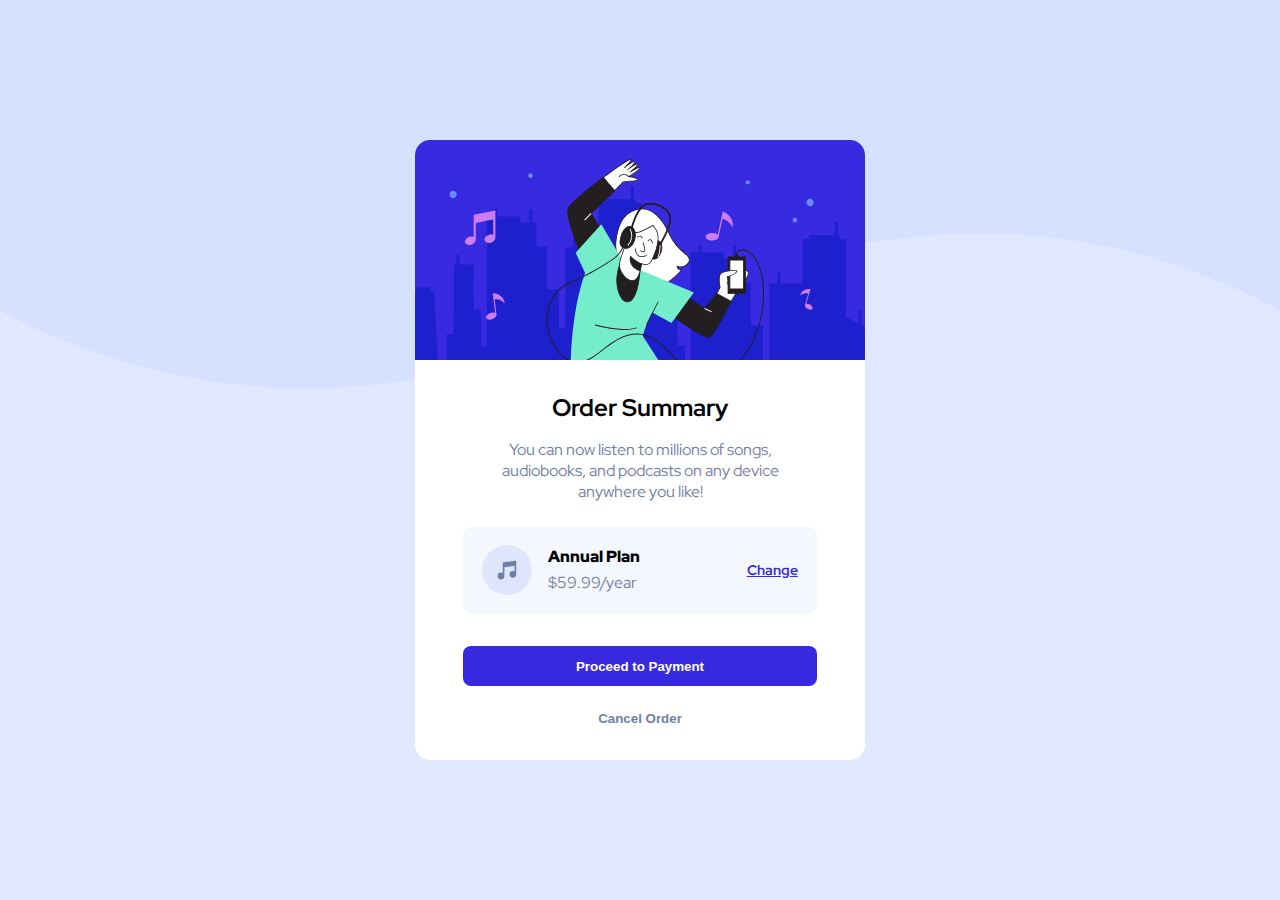
<file: 01/index.html>
<!DOCTYPE html>
<html lang="en">
<head>
  <meta charset="UTF-8">
  <meta name="viewport" content="width=device-width, initial-scale=1.0"> <!-- displays site properly based on user's device -->

  <link rel="icon" type="image/png" sizes="32x32" href="./images/favicon-32x32.png">
  
  <title>Frontend Mentor | Order summary card</title>

  <link rel="preconnect" href="https://fonts.googleapis.com">
  <link rel="preconnect" href="https://fonts.gstatic.com" crossorigin>
  <link href="https://fonts.googleapis.com/css2?family=Red+Hat+Display:wght@500;600;700&display=swap" rel="stylesheet">

  <!-- Feel free to remove these styles or customise in your own stylesheet 👍 -->
  <style>
    .attribution { font-size: 11px; text-align: center; }
    .attribution a { color: hsl(228, 45%, 44%); }
  </style>
  <link rel="stylesheet" href="index.css">
</head>
<body>

<div class="container">
  <div class="card">
    <img src="./images/illustration-hero.svg" alt="Hero image">

    <div class="content">
      <h1>Order Summary</h1>

      <p>You can now listen to millions of songs, audiobooks, and podcasts on any
        device anywhere you like!</p>

      <div class="plan">
        <img src="./images/icon-music.svg" alt="Icon musics">

        <div class="pricing">
          <span>Annual Plan</span>
          <span>$59.99/year</span>
        </div>

        <a href="#">Change</a>
      </div>

      <div class="button-group">
        <button class="btn btn-primary btn-full"  type="button">Proceed to Payment</button>
        <button class="btn btn-link btn-full" type="button">Cancel Order</button>
      </div>
    </div>
  </div>

<!--  <div class="attribution">-->
<!--    Challenge by <a href="https://www.frontendmentor.io?ref=challenge" target="_blank">Frontend Mentor</a>.-->
<!--    Coded by <a href="#">Tomas Svojanovsky</a>.-->
<!--  </div>-->
</div>
</body>
</html>
</file>
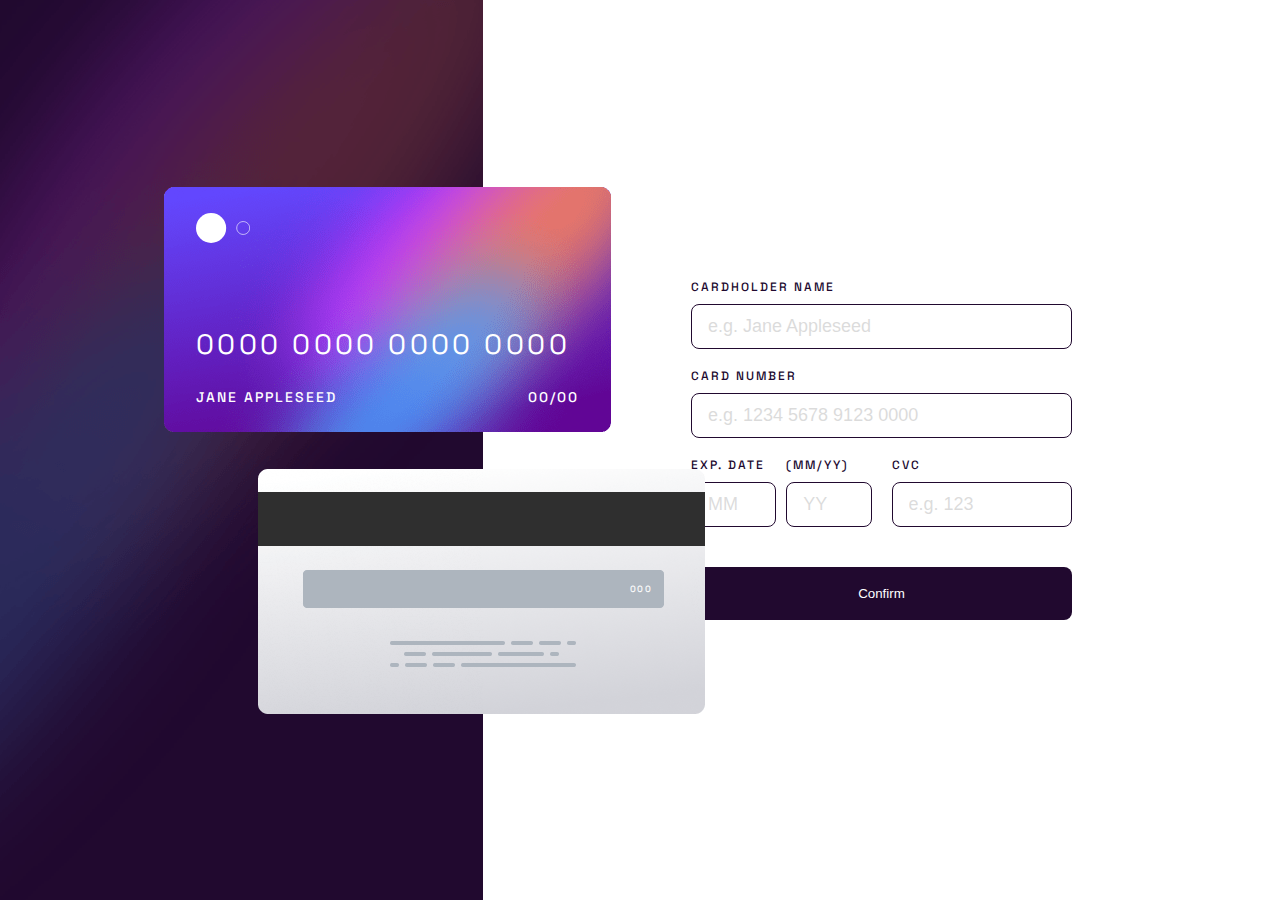
<file: 02/index.html>
<!DOCTYPE html>
<html lang="en">
<head>
  <meta charset="UTF-8">
  <meta name="viewport" content="width=device-width, initial-scale=1.0"> <!-- displays site properly based on user's device -->

  <link rel="icon" type="image/png" sizes="32x32" href="./images/favicon-32x32.png">
  
  <title>Frontend Mentor | Interactive card details form</title>
  <link rel="stylesheet" href="styles/index.css">
</head>
<body>
  <div class="container">
    <div class="img-background">
      <div class="bg-card-back">
        <div class="text-wrapper">
          <div class="card-text">000</div>
        </div>
      </div>
      <div class="bg-card-front">
        <img src="./images/card-logo.svg" alt="Logo">

        <div class="bottom">
          <div>0000 0000 0000 0000</div>
          <div class="owner">
            <div>JANE APPLESEED</div>
            <div>00/00</div>
          </div>
        </div>
      </div>
    </div>

    <div class="content">
      <form>
        <div class="form-group">
          <label for="cardholder">Cardholder Name</label>
          <input id="cardholder" type="text" placeholder="e.g. Jane Appleseed">
        </div>

        <div class="form-group">
          <label for="card-number">Card number</label>
          <input id="card-number" type="text" placeholder="e.g. 1234 5678 9123 0000">
        </div>

        <div class="card-details">
          <div>
            <div class="form-group">
              <label for="exp-date">Exp. Date</label>
              <input id="exp-date" type="text" placeholder="MM">
            </div>

            <div class="form-group">
              <label for="date">(MM/YY)</label>
              <input id="date" type="text" placeholder="YY">
            </div>
          </div>

          <div class="form-group">
            <label for="cvc-number">Cvc</label>
            <input id="cvc-number" type="text" placeholder="e.g. 123">
          </div>
        </div>

        <button type="submit">Confirm</button>
      </form>
    </div>
  </div>
</body>
</html>
</file>
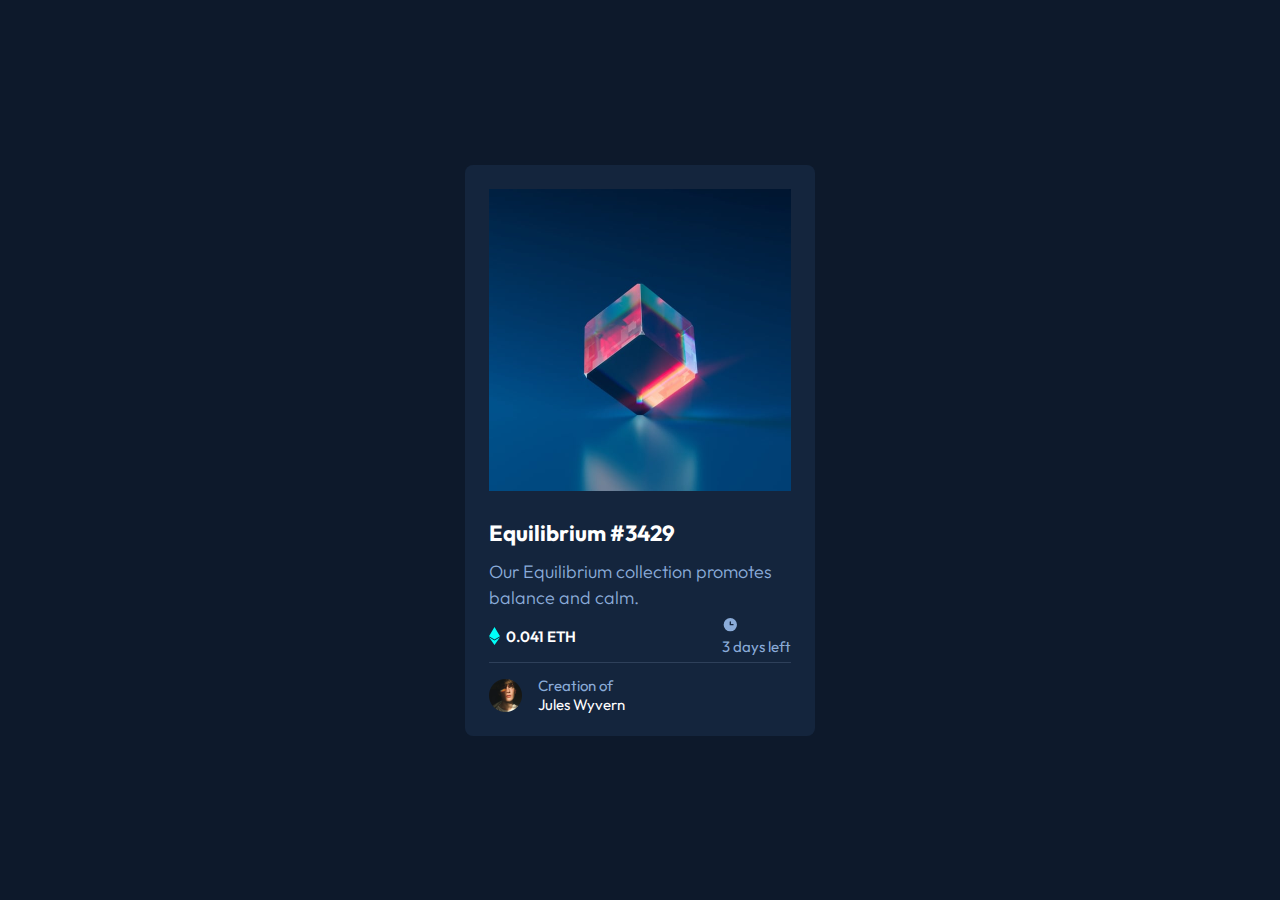
<file: 03/index.html>
<!DOCTYPE html>
<html lang="en">
<head>
  <meta charset="UTF-8">
  <meta name="viewport" content="width=device-width, initial-scale=1.0"> <!-- displays site properly based on user's device -->

  <link rel="icon" type="image/png" sizes="32x32" href="./images/favicon-32x32.png">
  
  <title>Frontend Mentor | NFT preview card component</title>
  <link rel="stylesheet" href="styles/index.css">
</head>
<body>
  <div class="container">
    <div class="card">
      <img src="./images/image-equilibrium.jpg" alt="nft image">

      <div class="content">
        <h1>Equilibrium #3429</h1>

        <p>Our Equilibrium collection promotes balance and calm.</p>

        <div class="content-wrapper">
          <div class="offer">
            <div class="row-info">
              <img class="icon text-primary" src="./images/icon-ethereum.svg" alt="Ethereum icon">
              <div class="text-bold">0.041 ETH</div>
            </div>

            <div>
              <img class="icon" src="./images/icon-clock.svg" alt="Clock icon">
              <div class="text-light">3 days left</div>
            </div>
          </div>

          <div class="line"></div>

          <div class="author">
            <img src="./images/image-avatar.png" alt="Avatar">
            <div>
              <div class="text-light">Creation of</div>
              <div>Jules Wyvern</div>
            </div>
          </div>
        </div>
      </div>
<!--      Equilibrium #3429-->

<!--      Our Equilibrium collection promotes balance and calm.-->

<!--      0.041 ETH-->
<!--      3 days left-->

<!--      Creation of Jules Wyvern-->
    </div>
  </div>
</body>
</html>
</file>
<file: 01/index.css>
:root {
    --pale-blue: #E0E8FF;
    --very-pale-blue: #F5F7FF;
    --bright-blue: #3829E0;
    --bright-blue-hover: #afa9f2;
    --desaturated--blue: #7280A7;
    --dark-blue: #1F2F56;
    --white: #fff;
}

* {
    box-sizing: border-box;
    margin: 0;
}

body {
    font-family: 'Red Hat Display', sans-serif;
    padding: 0;
    margin: 0;
    width: 100%;
    height: 100%;
    min-width: fit-content;
}

p {
    color: var(--desaturated--blue);
    text-align: center;
}

.container {
    width: 100%;
    background-color: var(--pale-blue);
    background-image: url("./images/pattern-background-mobile.svg");
    background-repeat: no-repeat;
    background-size: 100%;
    height: 100vh;
    margin: 0 auto;

    display: flex;
    justify-content: center;
    align-items: center;
    padding: 0 1.5rem;
}

.container .card {
    display: flex;
    flex-direction: column;
    max-width: 450px;
    width: 100%;
    border-radius: 15px;
    background-color: var(--white);
}

.card .content {
    display: flex;
    flex-flow: column wrap;
    padding: 0 1.5rem 2rem 1.5rem;
    align-items: center;
}

.card img {
    width: 100%;
    border-radius: 15px 15px 0 0;
}

.content h1 {
    margin-top: 2rem;
    margin-bottom: 1rem;
    font-size: 24px;
}

.content .plan {
    background-color: var(--very-pale-blue);
    padding: 1.2rem;
    border-radius: 10px;
    margin-bottom: 2rem;
    margin-top: 1.5rem;
    width: 100%;

    display: flex;
    align-items: center;
}

.plan img {
    max-width: 50px;
    margin-right: 1rem;
}

.plan .pricing {
    display: flex;
    flex-direction: column;
    justify-content: space-between;
}

.plan .pricing span:first-child {
    font-weight: 900;
}

.plan .pricing span:last-child {
    color: var(--desaturated--blue);
    margin-top: 0.3rem;
}

.plan a {
    margin-left: auto;
    font-weight: 700;
    color: var(--bright-blue);
    font-size: 14px;
}

.button-group {
    width: 100%;
}

.button-group > button + button {
    margin-top: 1.5rem;
}

.content p {
    padding: 0 0.5rem;
}

.btn {
    border: 0;
    background-color: var(--white);
    font-weight: 900;
    cursor: pointer;
}

.btn-full {
    width: 100%;
}

.btn-primary {
    color: #fff;
    background-color: var(--bright-blue);
    border-radius: 0.5rem;
    padding: 0.8rem 1rem;
}

.btn-primary:hover {
    background-color: var(--bright-blue-hover);
}

.btn-link {
    color: var(--desaturated--blue)
}

.btn-link:hover {
    color: var(--dark-blue);
}

@media screen and (min-width: 391px) {
    .container {
        max-width: 1440px;
        background-image: url("./images/pattern-background-desktop.svg");
    }

    .container .content {
        padding: 0 3rem 2rem 3rem;
    }

    .content p {
        padding: 0 1rem;
    }
}
</file>
<file: 02/styles/index.css>
@import url('https://fonts.googleapis.com/css2?family=Space+Grotesk:wght@300;400;500;600;700&display=swap');

:root {
    --text-error: #FF5252;
    --black: #21092F;
    --white: #fff;
}

* {
    box-sizing: border-box;
}

body {
    font-family: 'Space Grotesk', sans-serif;
    margin: 0;
}

.container {
    display: grid;
    height: 100vh;
    grid-template-columns: 1fr;
    grid-template-rows: 240px 1fr;
}

.img-background {
    position: relative;
    background-image: url("../images/bg-main-mobile.png");
}

.img-background > div {
    position: absolute;
    width: 286px;
    height: 157px;
    background-size: contain;
}

.bg-card-front {
    background-image: url("../images/bg-card-front.png");
    bottom: -43px;
    left: 16px;
    z-index: 2;
    padding: 18px 19px;

    display: flex;
    flex-direction: column;
    justify-content: space-between;
}

.bg-card-back {
    background-image: url("../images/bg-card-back.png");
    z-index: 1;
    right: 16px;
    top: 32px;
}

.text-wrapper {
    position: relative;
    height: 100%;
    width: 100%;
}

.bg-card-back .card-text {
    font-weight: 500;
    letter-spacing: 1.28571px;
    text-transform: uppercase;
    color: var(--white);
    right: 37px;
    top: 72px;
    font-size: 9px;
    position: absolute;
}

.bg-card-front img {
    width: 54px;
}

.bg-card-front .bottom {
    color: var(--white);
    display: flex;
    flex-direction: column;
    gap: 17px;
}

.bg-card-front .bottom .owner {
    display: flex;
    justify-content: space-between;

    font-weight: 500;
    font-size: 9px;
    line-height: 11px;
}

.content {
    margin-top: 91px;
    padding: 0 1.5rem 2.8125rem 1.5rem;
}

form, .form-group {
    display: flex;
    flex-flow: column wrap;
}

form {
    gap: 20px;
}

.form-group {
    gap: 9px;
}

form label {
    font-weight: 500;
    font-size: 12px;
    line-height: 15px;
    letter-spacing: 2px;
    color: var(--black);
    text-transform: uppercase;
    white-space: nowrap;
}

form input {
    font-weight: 500;
    font-size: 18px;
    line-height: 23px;
    color: var(--black);;
    border: 1px solid var(--black);
    height: 45px;
    border-radius: 0.5rem;
    width: 100%;
    padding: 11px 16px;
}

form input::placeholder {
    opacity: 0.25;
}

form button {
    margin-top: 8px;
}

.card-details {
    display: flex;
    gap: 20px;
    align-items: center;
}

.card-details > div:first-child {
    display: flex;
    gap: 10px;
    align-items: center;
}

.card-details > div {
    flex-basis: 50%;
}

button {
    border: none;
    color: var(--white);
    background-color: var(--black);
    padding: 15px;
    width: 100%;
    border-radius: 0.5rem;
    height: 53px;
}

@media screen and (min-width: 768px) {
    .container {
        grid-template-columns: 483px 1fr;
        grid-template-rows: 1fr;
    }

    .container .content {
        display: grid;
        margin: 0;
        padding: 0;
        place-items: center;
    }

    form {
        max-width: 381px;
    }

    form button {
        margin-top: 20px;
    }

    .img-background {
        background-image: url("../images/bg-main-desktop.png");
    }

    .img-background > div {
        height: 245px;
        width: 447px;
    }

    .img-background .bg-card-front .bottom {
        font-size: 28px;
        line-height: 36px;
        letter-spacing: 3.42222px;
        gap: 26px;
    }

    .img-background .bg-card-front .owner {
        font-size: 14px;
        line-height: 18px;
        letter-spacing: 2px;
    }

    .img-background .bg-card-back {
        left: 258px;
        top: 469px;
    }

    .img-background .bg-card-front {
        left: 164px;
        top: calc(469px - 37px - 245px);
        padding: 26px 32px;
    }

    .img-background .bg-card-back .card-text {
        right: 53px;
        top: 114px;
    }
}
</file>
<file: 03/styles/index.css>
@import url('https://fonts.googleapis.com/css2?family=Outfit:wght@100;200;300;400;500;600;700;800;900&display=swap');

:root {
    --cyan: #00FFF7;
    --white: #fff;
    --bg-main: #0D192B;
    --bg-card: #14253D;
    --text-color: #8BACD9;
    --bg-dark: #2E405A;
}

*,
::after,
:before {
    box-sizing: border-box;
}

body {
    margin: 0;
    width: 100vw;
    font-family: 'Outfit', sans-serif;
}

img {
    height: 100%;
    width: auto;
}

h1 {
    font-size: 22px;
    line-height: 28px;
}

h1, p {
    margin: 0;
}

p {
    color: var(--text-color);
    font-weight: 300;
    font-size: 18px;
    line-height: 26px;
}

.container {
    background-color: var(--bg-main);
    color: #fff;
    height: 100vh;
    display: grid;
    place-items: center;
    padding: 3.875rem 1.5rem;
}

.content-wrapper {
    margin-top: 1rem;
    display: flex;
    flex-flow: column wrap;
    gap: 1rem;
}

.card {
    background-color: var(--bg-card);
    padding: 1.5rem;
    border-radius: 0.5rem;
    max-width: 350px;
    width: 100%;
}

.card > img {
    width: 100%;
    height: auto;
}

.content h1 {
    margin-top: 1.5rem;
}

.content p {
    margin-top: 0.75rem;
}

.content .offer, .content .author {
    display: flex;
    align-items: center;
    font-size: 15px;
    line-height: 19px;
}

.content .offer {
    height: 19px;
    justify-content: space-between;
}

.content .author {
    height: 33px;
    gap: 1rem;
}

.line {
    background-color: var(--bg-dark);
    height: 1px;
}

.row-info {
    display: flex;
    gap: 6px;
}

/* Utils */

.text-primary {
    color: var(--cyan);
}


.text-light {
    color: var(--text-color);
}

.text-bold {
    font-weight: 600;
}
</file>
